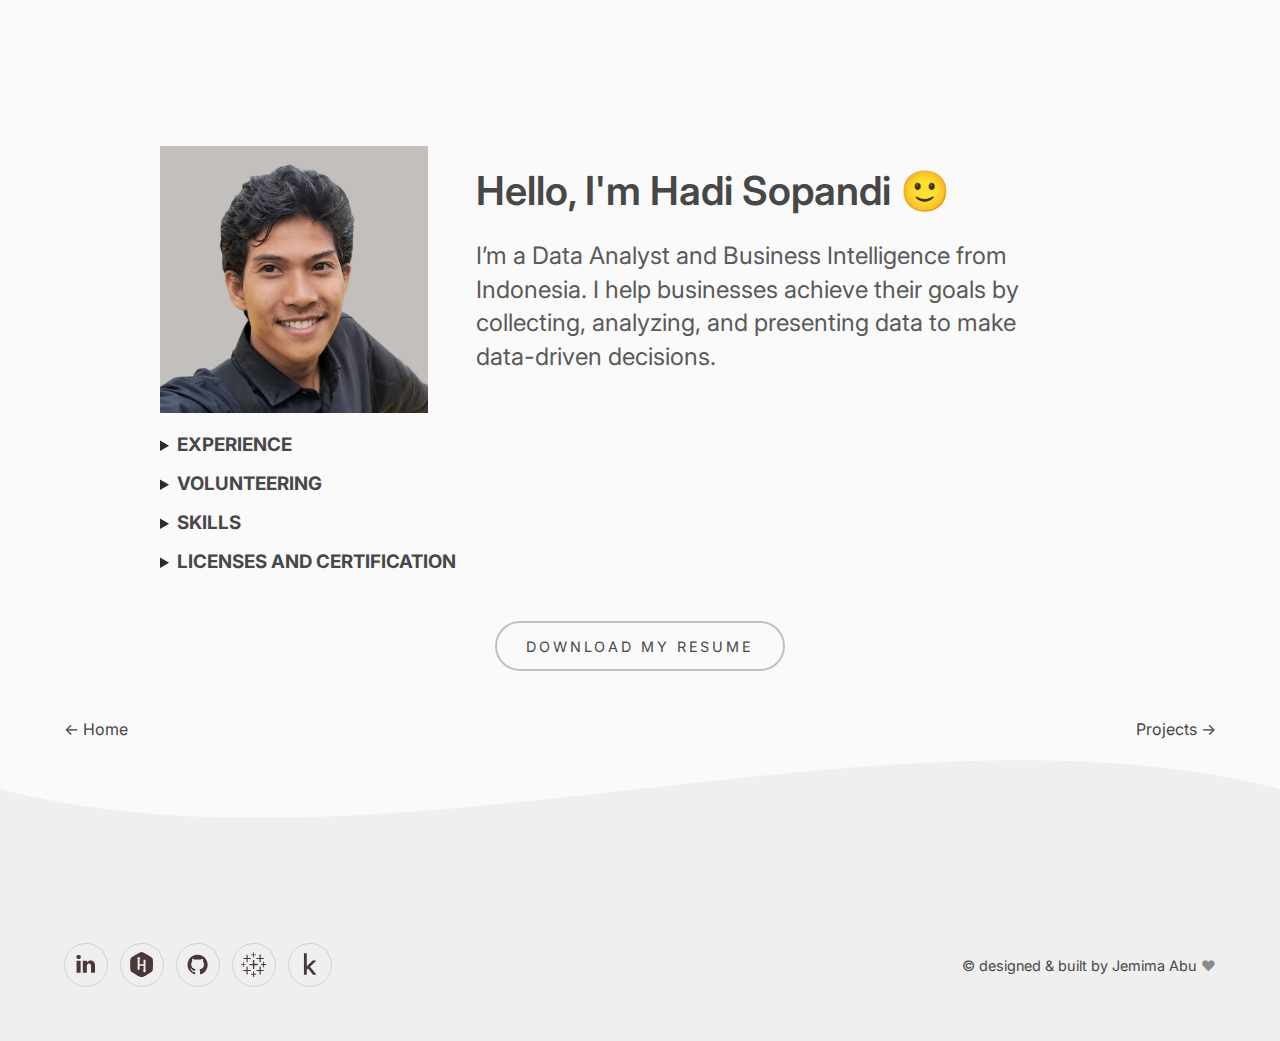
<file: about.html>
<!DOCTYPE html>
<html lang="en">
<head>
  <meta charset="UTF-8" />
  <meta name="viewport" content="width=device-width, initial-scale=1.0" />
  <meta name="theme-color" content="#1a324c">
  <meta name="msapplication-navbutton-color" content="#1a324c">
  <meta name="apple-mobile-web-app-status-bar-style" content="black-translucent">
  <meta name="description"
    content="Read about how I got started as a Data Analyst, my experience, and skills">
  <link rel="stylesheet" href="static/css/main.css" />
  <link rel="stylesheet" href="static/css/page.css" />
  <link rel="stylesheet" href="static/css/about.css" />
  <link rel="apple-touch-icon" sizes="180x180" href="static/images/favicon/apple-touch-icon.png" />
  <link rel="icon" type="image/png" sizes="32x32" href="static/images/favicon/favicon-32x32.png" />
  <link rel="icon" type="image/png" sizes="16x16" href="static/images/favicon/favicon-16x16.png" />
  <link rel="preconnect" href="https://fonts.gstatic.com/" />
  <link href="https://fonts.googleapis.com/css2?family=Inter:wght@300;400;500;600;700;800;900&amp;display=swap"
    rel="stylesheet" />

  <!-- Global site tag (gtag.js) - Google Analytics 
  <script async src="https://www.googletagmanager.com/gtag/js?id=G-Y3FM96129M"></script>
  <script>
    window.dataLayer = window.dataLayer || [];
    function gtag() { dataLayer.push(arguments); }
    gtag('js', new Date());

    gtag('config', 'G-Y3FM96129M');
  </script>
  -->
  <title>Hadi Sopandi: About Me</title>
</head>

<body>
  <nav class="visible">
    <div class="container">
      <a href="index.html" class="nav-logo" title="Back to Homepage">
        Hadi Sopandi
      </a>
      <div class="nav-links">
        <a href="#about" class="link">about</a>
        <a href="index.html#projects" class="link">projects</a>
        <a href="index.html#contact" class="link">contact</a>
        <div id="icons01" class="icons">
        <p class="demo-icon">
          <a class="n01" href="https://www.linkedin.com/in/hadi-sopandi-b30171132/" target="_blank" aria-label="LinkedIn">
            <svg>
              <use xlink:href="#icon-bf393d6ea48a4e69e1ed58a3563b94a5"></use></svg><span class="label">LinkedIn</span>
          </a>
        </p>
        <p>
          <a class="n02" href="https://www.hackerrank.com/pandi20?hr_r=1" aria-label="Email">
            <svg>
              <use xlink:href="#icon-c3c8e1063e3b7f84f6b54712741de139">
              </use>
            </svg>
            <span class="label">Email
            </span>
          </a>
        </p>
        <p>
          <a class="n04" href="https://www.github.com/pandi20" aria-label="GitHub">
            <svg>
              <use xlink:href="#icon-8c4b37645de3c276d895d87df51ba614">
              </use>
            </svg>
            <span class="label">GitHub</span>
          </a>
        </p>
        <p>
          <a class="n05" href="https://public.tableau.com/app/profile/hadi.sopandi" target="_blank" aria-label="Tableau">
            <svg>
              <use xlink:href="#icon-a24efa578ae085400c6e8ed9946124af">
              </use>
            </svg>
            <span class="label">Tableau
            </span>
          </a>
        </p>
        <p>
          <a class="n06" href="https://www.kaggle.com/hadisopandi" target="_blank" aria-label="Kaggle">
            <svg>
              <use xlink:href="#icon-bb67dacb5ee75a7fbbf541a602c65150">
              </use>
            </svg>
            <span class="label">Kaggle</span>
          </a>
        </p>
      </div>
      </div>
      <div class="nav-controls">
        <button id="menu-display" title="Show Menu" class="hamburger">

        </button>
        <button id="theme-display" class="control">
          <i class="demo-icon icon-cog" title="Theme Select"></i>
        </button>
      </div>
      <div class="theme-container">
        <button class="light theme-select" id="light-select" onclick="setTheme('light')" aria-label="Set light theme">
          <div class="theme-label">
            Light
          </div>
          <div class="theme">
            <div class="color background"></div>
            <div class="color shade-100"></div>
            <div class="color shade-300"></div>
            <div class="color shade-500"></div>
            <div class="color text"></div>
          </div>
        </button>
        <button class="dark theme-select" id="dark-select" onclick="setTheme('dark')"
          onkeydown="(e) => setThemeKey(e, 'dark')" aria-label="Set dark theme">
          <div class="theme-label">
            Dark
          </div>
          <div class="theme">
            <div class="color background"></div>
            <div class="color shade-100"></div>
            <div class="color shade-300"></div>
            <div class="color shade-500"></div>
            <div class="color text"></div>
          </div>
        </button>
        <button class="brown theme-select" id="brown-select" onclick="setTheme('brown')" aria-label="Set brown theme">
          <div class="theme-label">
            Brown
          </div>
          <div class="theme">
            <div class="color background"></div>
            <div class="color shade-100"></div>
            <div class="color shade-300"></div>
            <div class="color shade-500"></div>
            <div class="color text"></div>
          </div>
        </button>
        <button class="green theme-select" id="green-select" onclick="setTheme('green')" aria-label="Set green theme">
          <div class="theme-label">
            Green
          </div>
          <div class="theme">
            <div class="color background"></div>
            <div class="color shade-100"></div>
            <div class="color shade-300"></div>
            <div class="color shade-500"></div>
            <div class="color text"></div>
          </div>
        </button>
        <button class="pink theme-select" id="pink-select" onclick="setTheme('pink')" aria-label="Set pink theme">
          <div class="theme-label">
            Pink
          </div>
          <div class="theme">
            <div class="color background"></div>
            <div class="color shade-100"></div>
            <div class="color shade-300"></div>
            <div class="color shade-500"></div>
            <div class="color text"></div>
          </div>
        </button>
        <button class="neon theme-select" id="neon-select" onclick="setTheme('neon')" aria-label="Set pink theme">
          <div class="theme-label">
            Neon
          </div>
          <div class="theme">
            <div class="color background"></div>
            <div class="color shade-100"></div>
            <div class="color shade-300"></div>
            <div class="color shade-500"></div>
            <div class="color text"></div>
          </div>
        </button>
      </div>
    </div>
  </nav>
  <main>
    <svg xmlns="http://www.w3.org/2000/svg" version="1.1" xmlns:xlink="http://www.w3.org/1999/xlink" display="none" width="0" height="0">
      <symbol id="icon-bf393d6ea48a4e69e1ed58a3563b94a5" viewBox="0 0 40 40">
          <path d="M12.1,13.8v19.1H5.7V13.8C5.7,13.8,12.1,13.8,12.1,13.8z M12.5,7.9c0,0.9-0.3,1.7-1,2.4c-0.7,0.6-1.5,0.9-2.6,0.9h0 c-1.1,0-1.9-0.3-2.5-0.9c-0.6-0.6-1-1.4-1-2.4c0-1,0.3-1.7,1-2.4S7.9,4.6,9,4.6s1.9,0.3,2.6,0.9S12.5,6.9,12.5,7.9z M35,22v11h-6.4 V22.7c0-1.4-0.3-2.4-0.8-3.2c-0.5-0.8-1.3-1.1-2.4-1.1c-0.8,0-1.5,0.2-2,0.7c-0.5,0.4-1,1-1.2,1.7c-0.1,0.4-0.2,0.9-0.2,1.6v10.7 h-6.4c0-5.1,0-9.3,0-12.5s0-5.1,0-5.7l0-0.9H22v2.8h0c0.3-0.4,0.5-0.8,0.8-1.1c0.3-0.3,0.6-0.6,1.1-1c0.5-0.4,1-0.6,1.7-0.8 c0.7-0.2,1.4-0.3,2.2-0.3c2.2,0,4,0.7,5.3,2.2C34.4,17,35,19.1,35,22L35,22z">
          </path>
      </symbol>
      <symbol id="icon-c3c8e1063e3b7f84f6b54712741de139" viewBox="0 0 512 512">
        <path d="M477.5 128C463 103.05 285.13 0 256.16 0S49.25 102.79 34.84 128s-14.49 230.8 0 256 192.38 128 221.32 128S463 409.08 477.49 384s14.51-231 .01-256zM316.13 414.22c-4 0-40.91-35.77-38-38.69.87-.87 6.26-1.48 17.55-1.83 0-26.23.59-68.59.94-86.32 0-2-.44-3.43-.44-5.85h-79.93c0 7.1-.46 36.2 1.37 72.88.23 4.54-1.58 6-5.74 5.94-10.13 0-20.27-.11-30.41-.08-4.1 0-5.87-1.53-5.74-6.11.92-33.44 3-84-.15-212.67v-3.17c-9.67-.35-16.38-1-17.26-1.84-2.92-2.92 34.54-38.69 38.49-38.69s41.17 35.78 38.27 38.69c-.87.87-7.9 1.49-16.77 1.84v3.16c-2.42 25.75-2 79.59-2.63 105.39h80.26c0-4.55.39-34.74-1.2-83.64-.1-3.39.95-5.17 4.21-5.2 11.07-.08 22.15-.13 33.23-.06 3.46 0 4.57 1.72 4.5 5.38C333 354.64 336 341.29 336 373.69c8.87.35 16.82 1 17.69 1.84 2.88 2.91-33.62 38.69-37.58 38.69z"/>
      </symbol>
      <symbol id="icon-396f473e8a8386b5ca989ade22d6ada7" viewBox="0 0 40 40"><path d="M32.4,34.7c-0.3,0.3-0.7,0.5-1.1,0.5H9.1c-0.4,0-0.8-0.2-1.1-0.5c-0.3-0.3-0.5-0.7-0.5-1.1V6.4 C7.5,6,7.7,5.6,8,5.3C8.3,5,8.7,4.8,9.1,4.8h13.3l-0.1,9.3c0,0.4,0.2,0.8,0.5,1.1c0.3,0.3,0.7,0.5,1.1,0.5h9v17.9 C32.9,34,32.7,34.4,32.4,34.7z M14.4,23.5c0.3-0.5,0.8-0.8,1.4-0.8c0.3,0,0.5,0.1,0.7,0.2c0.2,0.1,0.4,0.3,0.6,0.5 c0.1,0.1,0.2,0.3,0.3,0.6l2.4-0.6c-0.3-1-0.8-1.7-1.4-2.1c-0.6-0.5-1.5-0.7-2.6-0.7c-1.4,0-2.5,0.4-3.2,1.2c-0.8,0.8-1.1,2-1.1,3.5 c0,1.1,0.2,2.1,0.7,2.8c0.4,0.7,1,1.2,1.5,1.5c0.6,0.3,1.4,0.4,2.3,0.4c0.8,0,1.4-0.1,1.9-0.4c0.5-0.2,0.9-0.6,1.3-1.1 c0.3-0.5,0.6-1,0.7-1.7l-2.4-0.7c-0.1,0.6-0.3,1-0.6,1.3c-0.3,0.3-0.7,0.5-1.2,0.5c-0.5,0-0.9-0.2-1.2-0.6C14.2,27,14,26.4,14,25.3 C14,24.5,14.2,23.9,14.4,23.5z M26.9,20.8L25,27.4l-2-6.6h-2.8l3.3,9.1h2.9l3.2-9.1H26.9z M24.5,5.5c0.2,0.2,0.4,0.3,0.6,0.5 l6.8,6.9c0.2,0.2,0.3,0.4,0.5,0.6l-7.9-0.1V5.5z">
      </path>
  </symbol>
  <symbol id="icon-8c4b37645de3c276d895d87df51ba614" viewBox="0 0 40 40">
      <path d="M36,20.3c0,3.5-1,6.6-3.1,9.4c-2,2.8-4.7,4.7-7.9,5.8c-0.4,0.1-0.6,0-0.8-0.1c-0.2-0.2-0.3-0.4-0.3-0.6v-4.4 c0-1.3-0.4-2.3-1.1-3c0.8-0.1,1.5-0.2,2.1-0.4c0.6-0.2,1.3-0.4,2-0.8c0.7-0.4,1.2-0.8,1.7-1.4c0.5-0.5,0.8-1.3,1.1-2.2 s0.4-2,0.4-3.1c0-1.7-0.5-3.1-1.6-4.3c0.5-1.3,0.5-2.7-0.2-4.2c-0.4-0.1-1,0-1.7,0.2c-0.7,0.3-1.4,0.6-1.9,0.9L24,12.5 c-1.3-0.4-2.6-0.5-4-0.5s-2.7,0.2-4,0.5c-0.2-0.2-0.5-0.3-0.9-0.6c-0.4-0.2-0.9-0.5-1.7-0.8c-0.8-0.3-1.4-0.4-1.8-0.3 c-0.6,1.6-0.7,3-0.1,4.2c-1.1,1.2-1.6,2.6-1.6,4.3c0,1.2,0.1,2.2,0.4,3.1s0.6,1.6,1.1,2.2s1,1,1.7,1.4c0.7,0.4,1.3,0.6,2,0.8 c0.6,0.2,1.3,0.3,2.1,0.4c-0.6,0.5-0.9,1.2-1,2.1c-0.3,0.1-0.6,0.2-0.9,0.3c-0.3,0.1-0.7,0.1-1.2,0.1c-0.5,0-0.9-0.1-1.4-0.4 c-0.5-0.3-0.8-0.7-1.2-1.3c-0.3-0.4-0.6-0.8-1-1.1c-0.4-0.3-0.8-0.4-1-0.5L9,26.5c-0.3,0-0.5,0-0.6,0.1c-0.1,0.1-0.1,0.1-0.1,0.2 c0,0.1,0.1,0.2,0.2,0.3c0.1,0.1,0.2,0.2,0.3,0.2l0.1,0.1c0.3,0.1,0.6,0.4,0.9,0.8s0.5,0.7,0.7,1.1l0.2,0.5c0.2,0.5,0.5,1,0.9,1.3 c0.4,0.3,0.9,0.5,1.4,0.6c0.5,0.1,1,0.1,1.4,0.1c0.5,0,0.9,0,1.2-0.1l0.5-0.1c0,0.5,0,1.1,0,1.9c0,0.7,0,1.1,0,1.1 c0,0.2-0.1,0.5-0.3,0.6c-0.2,0.2-0.5,0.2-0.8,0.1c-3.2-1.1-5.8-3-7.9-5.8S4,23.8,4,20.3c0-2.9,0.7-5.6,2.1-8S9.5,7.8,12,6.4 s5.1-2.1,8-2.1s5.6,0.7,8,2.1s4.4,3.4,5.8,5.8S36,17.4,36,20.3L36,20.3z">
      </path>
  </symbol>
  <symbol id="icon-a24efa578ae085400c6e8ed9946124af" viewBox="0 0 40 40">
      <path d="M40,20.6c-0.8,0-1.6,0-2.3,0c-0.3,0-0.7,0-1,0c0,1.3,0,2.5,0,3.7c-0.6,0-1.1,0-1.6,0c0-1.2,0-2.4,0-3.7c-1.1,0-2.2,0-3.3,0 c0-0.5,0-1,0-1.5c1.1,0,2.2,0,3.3,0c0-1.3,0-2.5,0-3.7c0.6,0,1.1,0,1.6,0c0,1.2,0,2.4,0,3.7c1.2,0,2.3,0,3.4,0 C40,19.6,40,20.1,40,20.6z M19.2,39.7c0-1.2,0-2.5,0-3.7c-1.1,0-2.2,0-3.3,0c0-0.5,0-1,0-1.5c1.1,0,2.2,0,3.3,0c0-1.3,0-2.5,0-3.7 c0.5,0,1.1,0,1.6,0c0,1.2,0,2.4,0,3.7c1.1,0,2.2,0,3.3,0c0,0.5,0,1,0,1.5c-1.1,0-2.2,0-3.3,0c0,0.4,0,0.7,0,1.1c0,0.9,0,1.8,0,2.7 C20.3,39.7,19.7,39.7,19.2,39.7z M0,19.3c1.1,0,2.2,0,3.3,0c0-1.2,0-2.4,0-3.6c0.4,0,0.8,0,1.2,0c0,0.3,0,0.6,0,0.8 c0,0.8,0,1.6,0,2.4c0,0.3,0.1,0.4,0.4,0.4c1,0,1.9,0,2.9,0c0,0.4,0,0.7,0,1.1c-1.1,0-2.1,0-3.3,0c0,1.2,0,2.4,0,3.6 c-0.4,0-0.8,0-1.2,0c0-1.2,0-2.4,0-3.5c-1.1,0-2.2,0-3.3,0C0,20.1,0,19.7,0,19.3z M20.6,0.3c0,1.2,0,2.4,0,3.6c1.1,0,2.2,0,3.3,0 c0,0.4,0,0.7,0,1.1c-1.1,0-2.2,0-3.3,0c0,1.2,0,2.4,0,3.6c-0.4,0-0.8,0-1.2,0c0-1.2,0-2.4,0-3.6c-1.1,0-2.2,0-3.3,0 c0-0.4,0-0.7,0-1.1c1.1,0,2.2,0,3.3,0c0-1.2,0-2.5,0-3.7C19.8,0.3,20.2,0.3,20.6,0.3z M26.6,21c-1.8,0-3.6,0-5.4,0c0,2,0,4,0,5.9 c-0.7,0-1.5,0-2.2,0c0-2,0-3.9,0-5.9c-1.8,0-3.6,0-5.5,0c0-0.7,0-1.4,0-2.1c1.8,0,3.6,0,5.4,0c0-2,0-4,0-6c0.8,0,1.5,0,2.2,0 c0,2,0,3.9,0,5.9c1.8,0,3.6,0,5.5,0C26.6,19.6,26.6,20.2,26.6,21z M10.6,28.6c1.7,0,3.3,0,4.9,0c0,0.5,0,1.1,0,1.6 c-1.6,0-3.2,0-4.9,0c0,1.8,0,3.6,0,5.4c-0.7,0-1.3,0-1.9,0c0-1.8,0-3.5,0-5.3c-1.7,0-3.3,0-4.9,0c0-0.6,0-1.1,0-1.6 c1.6,0,3.2,0,4.9,0c0-1.8,0-3.6,0-5.3c0.6,0,1.2,0,1.9,0C10.6,25,10.6,26.8,10.6,28.6z M31.3,28.6c1.7,0,3.3,0,4.9,0 c0,0.5,0,1.1,0,1.6c-1.6,0-3.2,0-4.9,0c0,1.8,0,3.6,0,5.4c-0.6,0-1.2,0-1.9,0c0-1.8,0-3.5,0-5.3c-1.7,0-3.3,0-4.9,0 c0-0.6,0-1.1,0-1.6c1.6,0,3.2,0,4.9,0c0-1.8,0-3.6,0-5.3c0.6,0,1.2,0,1.9,0C31.3,25,31.3,26.8,31.3,28.6z M31.3,9.4 c1.7,0,3.3,0,4.9,0c0,0.6,0,1.1,0,1.6c-1.6,0-3.2,0-4.9,0c0,1.8,0,3.6,0,5.3c-0.6,0-1.2,0-1.9,0c0-1.8,0-3.5,0-5.3 c-1.7,0-3.3,0-4.9,0c0-0.6,0-1.1,0-1.6c1.6,0,3.2,0,4.9,0c0-1.8,0-3.6,0-5.3c0.7,0,1.3,0,1.9,0C31.3,5.9,31.3,7.6,31.3,9.4z M8.8,16.4c0-1.8,0-3.5,0-5.3c-1.7,0-3.3,0-5,0c0-0.6,0-1.1,0-1.6c1.6,0,3.3,0,4.9,0c0-1.8,0-3.6,0-5.3c0.6,0,1.2,0,1.8,0 c0,1.8,0,3.5,0,5.3c1.7,0,3.3,0,5,0c0,0.6,0,1.1,0,1.6c-1.6,0-3.3,0-5,0c0,1.8,0,3.6,0,5.4C10,16.4,9.4,16.4,8.8,16.4z">
      </path>
  </symbol>
  <symbol id="icon-bb67dacb5ee75a7fbbf541a602c65150" viewBox="0 0 40 40">
      <path d="M30.6,35.9c0,0.1-0.2,0.2-0.4,0.2h-4.5c-0.3,0-0.5-0.1-0.7-0.4l-7.4-9.4l-2.1,2v7.3c0,0.3-0.2,0.5-0.5,0.5h-3.5 c-0.3,0-0.5-0.2-0.5-0.5V2.3c0-0.3,0.2-0.5,0.5-0.5H15c0.3,0,0.5,0.2,0.5,0.5v20.5l8.9-9c0.2-0.2,0.5-0.4,0.7-0.4h4.6 c0.2,0,0.3,0.1,0.4,0.3c0.1,0.2,0.1,0.4-0.1,0.5l-9.4,9.1l9.8,12.2C30.6,35.6,30.7,35.7,30.6,35.9">
      </path>
  </symbol>
    </svg>
    <section id="about" class="container">
      <div class="intro-container">
        <div class="intro-image">
          <img src="static/images/about/portrait.png" alt="Hadi Sopandi">
        </div>
        <div class="intro">
          <h1 class="section-title">Hello, I'm Hadi Sopandi &#128578;</h1>
          <p class="bold-text"> I’m a Data Analyst and Business Intelligence from Indonesia.
            I help businesses achieve their goals by collecting, analyzing, and presenting data to make data-driven decisions.</p>
        </div>
      </div>
    </section>
    <section id="experience" class="container inner-container">
      <details>
        <summary>
          <h2 class="subsection-title">
            Experience
          </h2>
        </summary>
        <div class="main-text">
          <div class="text">
            <h3 class="text-header"><b>Research Assistant</b> — Siliwangi University<a href="" target="_blank"
                rel="noopener"></a> </h3>
            <p class="text-subtitle">APRIL 2023 - PRESENT | Tasikmalaya, Indonesia</p>
            <ul>
              <li>Assisting the principal researcher in data collection, literature analysis, and data analysis about "Kajian Etnopedagogi, Relevansi Budaya Kampung Kuta terhadap Pembelajaran Matematika di Sekolah".</li>
            </ul>
          </div>
        </div>
      </details>
    </section>
    <section id="volunteering" class="container inner-container">
      <details>
        <summary>
          <h2 class="subsection-title">
            Volunteering
          </h2>
        </summary>
        <div class="main-text">
          <div class="text">
            <h3 class="text-header"><b>Member of the Socialization and Education Division</b> — <a
                href="https://instagram.com/aksinyatakertayasa?igshid=NTc4MTIwNjQ2YQ==" target="_blank"
                rel="noopener">KKN Kolaborasi LPPM x Pojok Rakyat</a>
            </h3>
            <p class="text-subtitle">JAN 2023 | Pangandaran, Indonesia</p>
            <ul>
              <li>Assisted in the preparation and execution of fundraising events.</li>
              <li>Coordinated scheduling and administrative duties for staff.</li>
              <li>Recruited, trained, and managed a team of volunteers.</li>  
              <li>Organized and implemented community outreach initiatives.</li> 
              <li>Participated in and coordinated activities for children in local schools.</li>  
            </ul>
          </div>
        </div>
      </details>
    </section>
    <section id="skills" class="container inner-container">
      <details>
        <summary>
          <h2 class="subsection-title">
            Skills
          </h2>
        </summary>
        <div class="main-text list">
          <div class="text">
            <h3 class="text-header">Languages</h3>
            <ul class="tags">
              <li>Indonesia</li>
              <li><a href="https://www.efset.org/cert/rnHScZ/">English</a></li>
            </ul>
          </div>
          <div class="text">
            <h3 class="text-header">Technical</h3>
            <ul class="tags">
              <li>Python</li>
              <li>SQL</li>
              <li>Ms Excel</li>
              <li>Tableau</li>
              <li>SPSS</li>
              <li>Data Preparation</li>
              <li>Data Analytics</li>
              <li>Data visualization</li>
              <li>Statistical Analysis</li>
            </ul>
          </div>
          <div class="text">
            <h3 class="text-header">Soft</h3>
            <ul class="tags">
              <li>Teamwork</li>
              <li>Leadership</li>
              <li>Problem Solving</li>
              <li>Communication</li>
              <li>Critical thinking</li>
              <li>Attention to detail</li>
              <li>Analytical Thinking</li>
              <li>Adaptability</li>
              <li>Business Acumen</li>
              <li>Data Ethics</li>
            </ul>
          </div>
        </div>
      </details>
    </section>
    <section id="Licenses and Certifications" class="container inner-container">
      <details>
        <summary>
          <h2 class="subsection-title">
            Licenses and Certification
          </h2>
        </summary>
        <div class="main-text">
          <div class="text">
            <h3 class="text-header"><b>EF SET C1(ADVANCE) CERTIFICATE</b> — <a href="https://www.efset.org/cert/rnHScZ/" target="_blank"
                rel="noopener">EF SET</a>
            </h3>
            <p class="text-subtitle">May 2023</p>
            <ul>
              <li>Can understand extended speech even when it is not clearly structured and when relationships are only implied and not signaled explicitly</li>
              <li>Can understand television programmes and films without too much effort</li>
              <li>Can read with ease virtually all forms of written language, including abstract, structurally or linguistically complex texts such as manuals, specialized articles and literary works</li>
            </ul>
          </div>
        </div>
        <div class="main-text">
          <div class="text">
            <h3 class="text-header"><b>DATA ANALYTICS ESSENTIALS </b> — <a href="https://www.credly.com/badges/9936cb9f-016c-466d-b793-0519b0d5874e/public_url" target="_blank"
                rel="noopener">Cisco Networking Academy</a></h3>
            <p class="text-subtitle">May 2023</p>
            <ul>
              <li>Completed Data Analytics Essentials course from Cisco Networking Academy</li>
              <li>Proficient in data preprocessing, exploratory data analysis, and data visualization</li>
              <li>Skilled in using Python and SQL for data manipulation and analysis</li>
              <li>Applied statistical methods to uncover insights and create impactful data visualizations</li>
            </ul>
          </div>
        </div>
        <div class="main-text">
          <div class="text">
            <h3 class="text-header"><b>INTERMEDIATE SQL</b> — <a href="https://www.hackerrank.com/certificates/0459621accf9" target="_blank"
                rel="noopener">Hackerrank</a>
            </h3>
            <p class="text-subtitle">April 2023</p>
            <ul>
              <li>Proficient in intermediate SQL through completion of Hackerrank's rigorous challenges</li>
              <li>Demonstrated expertise in advanced querying techniques, data manipulation, and efficient SQL code writing</li>
              <li>Strong understanding of database concepts, schema design, and data integrity</li>
              <li>Skilled in using SQL for data analysis, reporting, and driving data-informed decision-making</li>
            </ul>
          </div>
        </div>
      </details>
    </section>
    <div class="section-link container inner-container">
      <a href="https://drive.google.com/file/d/1VhyjvrbaaVni2hDhUUtJ4jWA-iGbrWsK/view?usp=sharing"
        class="link-btn">Download My Resume</a>
    </div>
  </main>
  <div class="page-nav container">
    <a href="index.html">&#8592; Home</a>
    <a href="index.html#projects">Projects &#8594;</a>
  </div>
  <div class="wave-border top">
    <svg viewBox="0 0 500 150" preserveAspectRatio="none" style="height: 100%; width: 100%;">
      <path d="M0.00,49.98 C149.99,150.00 349.20,-49.98 500.00,49.98 L500.00,150.00 L0.00,150.00 Z"
        style="stroke: none; fill: var(--shade-100)"></path>
      <path class="neon-path" d="M0.00,49.98 C149.99,150.00 349.20,-49.98 500.00,49.98"
        style="stroke: var(--neon-color);fill: none;"></path>
    </svg>
  </div>
  <footer class="index-footer">
    <div class="container">
      <div id="icons01" class="icons">
        <p>
          <a class="n01" href="https://www.linkedin.com/in/hadi-sopandi-b30171132/" target="_blank" aria-label="LinkedIn">
            <svg>
              <use xlink:href="#icon-bf393d6ea48a4e69e1ed58a3563b94a5"></use></svg><span class="label">LinkedIn</span>
          </a>
        </p>
        <p>
          <a class="n02" href="https://www.hackerrank.com/pandi20?hr_r=1" aria-label="Email">
            <svg>
              <use xlink:href="#icon-c3c8e1063e3b7f84f6b54712741de139">
              </use>
            </svg>
            <span class="label">Email
            </span>
          </a>
        </p>
        <p>
          <a class="n04" href="https://www.github.com/pandi20" aria-label="GitHub">
            <svg>
              <use xlink:href="#icon-8c4b37645de3c276d895d87df51ba614">
              </use>
            </svg>
            <span class="label">GitHub</span>
          </a>
        </p>
        <p>
          <a class="n05" href="https://public.tableau.com/app/profile/hadi.sopandi" target="_blank" aria-label="Tableau">
            <svg>
              <use xlink:href="#icon-a24efa578ae085400c6e8ed9946124af">
              </use>
            </svg>
            <span class="label">Tableau
            </span>
          </a>
        </p>
        <p>
          <a class="n06" href="https://www.kaggle.com/hadisopandi" target="_blank" aria-label="Kaggle">
            <svg>
              <use xlink:href="#icon-bb67dacb5ee75a7fbbf541a602c65150">
              </use>
            </svg>
            <span class="label">Kaggle</span>
          </a>
        </p>
      </div>
      <div class="copyright">
        &copy; designed & built by <a href="https://www.github.com/jemimaabu">Jemima Abu</a> <span
          class="heart">&hearts;</span>
      </div>
    </div>
  </footer>
</body>
<script src="static/js/index.js"></script>
<script src="static/js/about.js"></script>
</html>
</file>
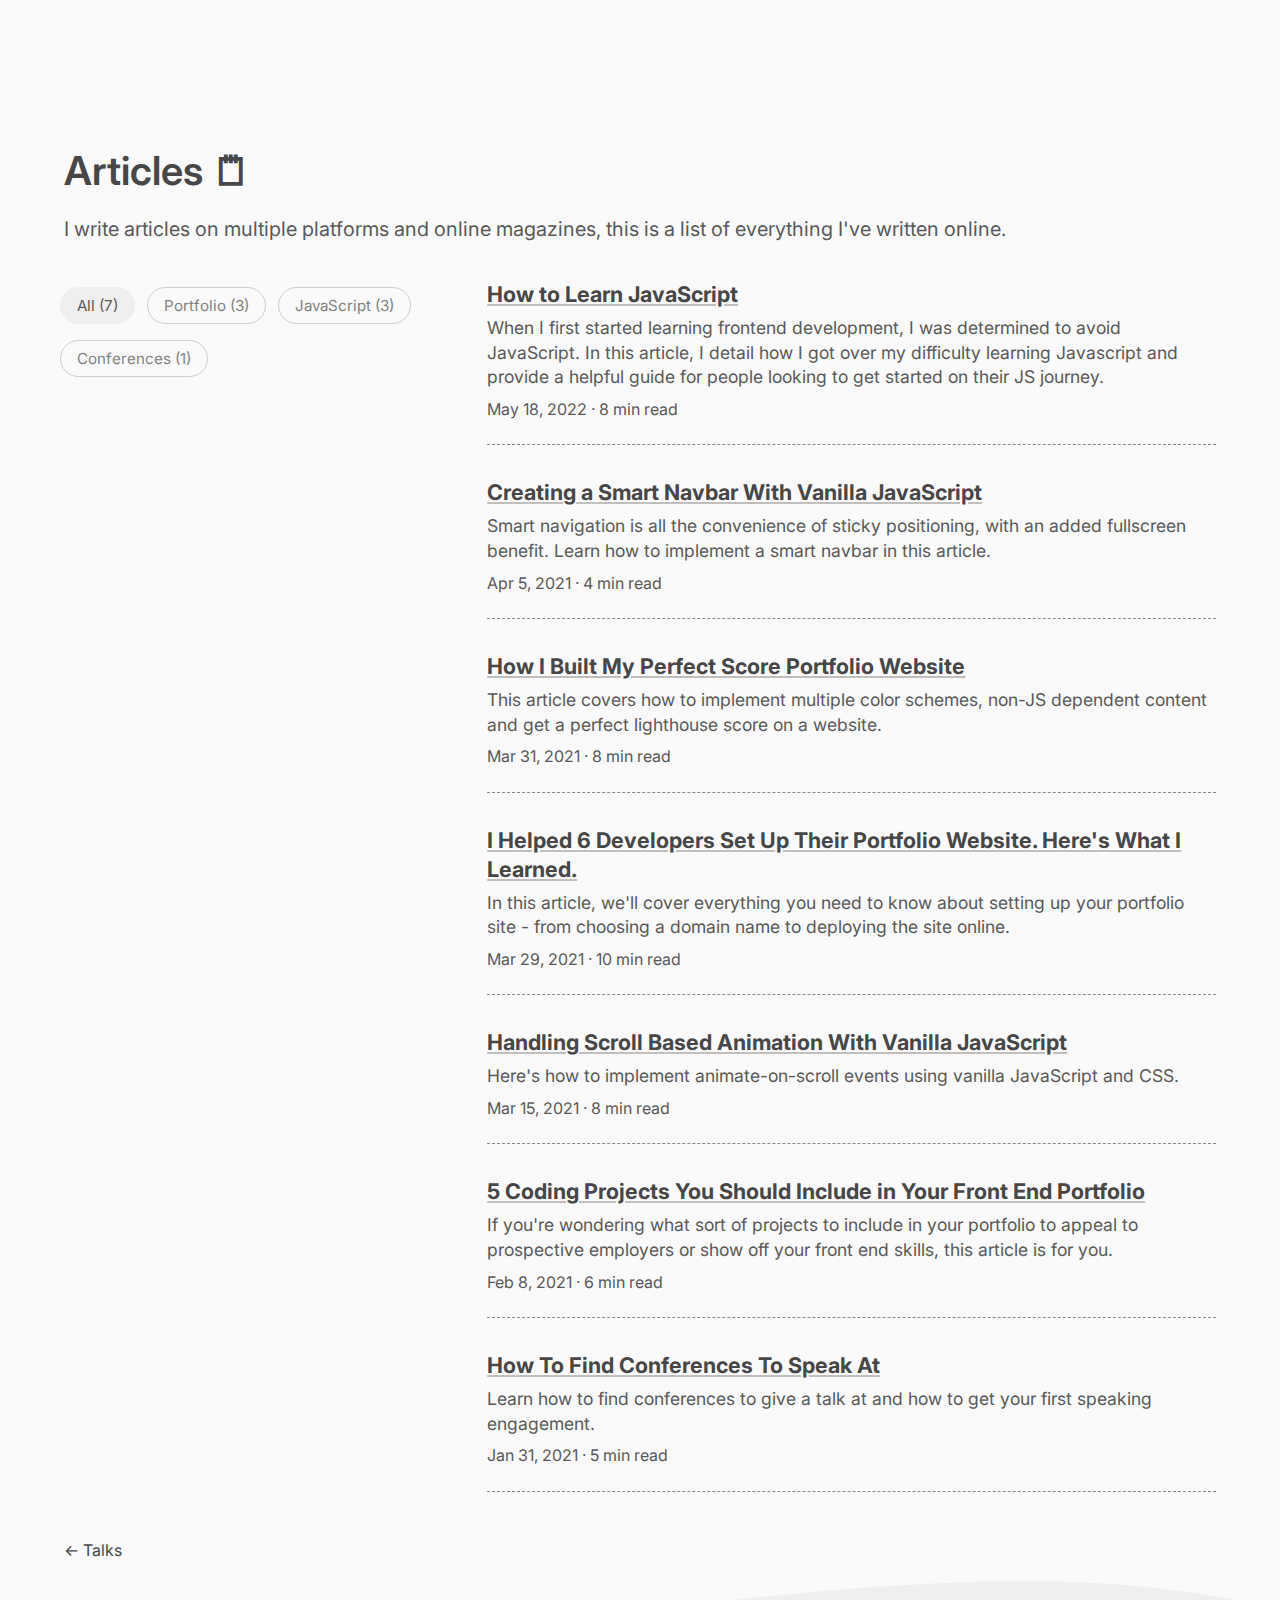
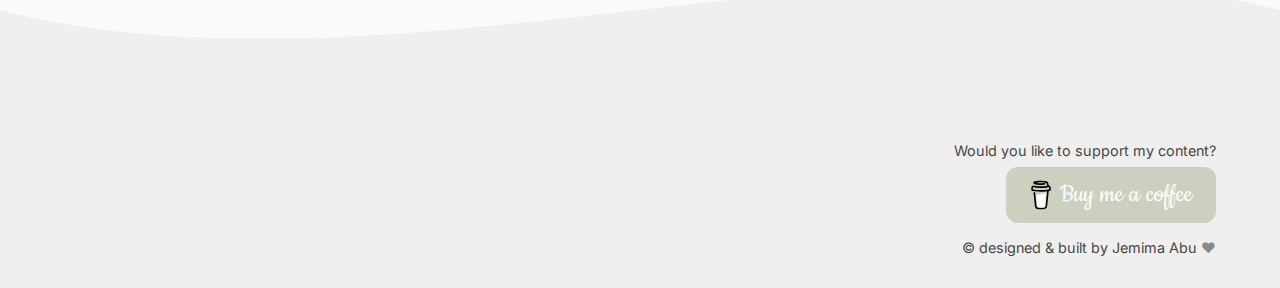
<file: articles.html>
<!DOCTYPE html>
<html lang="en">
<meta http-equiv="content-type" content="text/html;charset=UTF-8" /><!-- /Added by HTTrack -->
<head>
  <meta charset="UTF-8" />
  <meta name="viewport" content="width=device-width, initial-scale=1.0" />
  <meta name="theme-color" content="#1a324c">
  <meta name="msapplication-navbutton-color" content="#1a324c">
  <meta name="apple-mobile-web-app-status-bar-style" content="black-translucent">
  <meta name="description" content="I write the type of articles I would want to read when trying to understand a new concept or develop a
    skill.">
  <link rel="stylesheet" href="static/css/main.css" />
  <link rel="stylesheet" href="static/css/page.css" />
  <link rel="stylesheet" href="static/css/articles.css" />
  <link rel="apple-touch-icon" sizes="180x180" href="static/images/favicon/apple-touch-icon.png" />
  <link rel="icon" type="image/png" sizes="32x32" href="static/images/favicon/favicon-32x32.png" />
  <link rel="icon" type="image/png" sizes="16x16" href="static/images/favicon/favicon-16x16.png" />
  <link rel="preconnect" href="https://fonts.gstatic.com/" />
  <link href="https://fonts.googleapis.com/css2?family=Inter:wght@300;400;500;600;700;800;900&amp;display=swap"
    rel="stylesheet" />

  <!-- Global site tag (gtag.js) - Google Analytics -->
  <script async src="https://www.googletagmanager.com/gtag/js?id=G-Y3FM96129M"></script>
  <script>
    window.dataLayer = window.dataLayer || [];
    function gtag() { dataLayer.push(arguments); }
    gtag('js', new Date());

    gtag('config', 'G-Y3FM96129M');
  </script>

  <title>Jemima Abu: Articles</title>
</head>

<body>
  <nav class="visible">
    <div class="container">
      <a href="index.html" class="nav-logo" title="Back to Homepage">
        Jemima Abu
      </a>
      <div class="nav-links">
        <a href="about.html" class="link">about</a>
        <a href="projects.html" class="link">projects</a>
        <a href="talks.html" class="link">talks</a>
        <a href="articles.html" class="link active">articles</a>
        <div class="social-media">
          <a href="https://www.github.com/jemimaabu" title="Github">
            <i class="demo-icon icon-github-circled"></i>
          </a>
          <a href="https://www.twitter.com/jemimaabu" title="Twitter">
            <i class="demo-icon icon-twitter"></i>
          </a>
          <a href="https://jemimaabu.medium.com/" title="Medium">
            <i class="demo-icon icon-medium"></i>
          </a>
          <a href="https://codepen.io/jemimaabu" title="Codepen">
            <i class="demo-icon icon-codeopen"></i>
          </a>
          <a href="https://www.linkedin.com/in/jemimaabu" title="LinkedIn">
            <i class="demo-icon icon-linkedin"></i>
          </a>
        </div>
      </div>
      <div class="nav-controls">
        <button id="menu-display" title="Show Menu" class="hamburger">

        </button>
        <button id="theme-display" class="control">
          <i class="demo-icon icon-cog" title="Theme Select"></i>
        </button>
      </div>
      <div class="theme-container">
        <button class="light theme-select" id="light-select" onclick="setTheme('light')" aria-label="Set light theme">
          <div class="theme-label">
            Light
          </div>
          <div class="theme">
            <div class="color background"></div>
            <div class="color shade-100"></div>
            <div class="color shade-300"></div>
            <div class="color shade-500"></div>
            <div class="color text"></div>
          </div>
        </button>
        <button class="dark theme-select" id="dark-select" onclick="setTheme('dark')"
          onkeydown="(e) => setThemeKey(e, 'dark')" aria-label="Set dark theme">
          <div class="theme-label">
            Dark
          </div>
          <div class="theme">
            <div class="color background"></div>
            <div class="color shade-100"></div>
            <div class="color shade-300"></div>
            <div class="color shade-500"></div>
            <div class="color text"></div>
          </div>
        </button>
        <button class="brown theme-select" id="brown-select" onclick="setTheme('brown')" aria-label="Set brown theme">
          <div class="theme-label">
            Brown
          </div>
          <div class="theme">
            <div class="color background"></div>
            <div class="color shade-100"></div>
            <div class="color shade-300"></div>
            <div class="color shade-500"></div>
            <div class="color text"></div>
          </div>
        </button>
        <button class="green theme-select" id="green-select" onclick="setTheme('green')" aria-label="Set green theme">
          <div class="theme-label">
            Green
          </div>
          <div class="theme">
            <div class="color background"></div>
            <div class="color shade-100"></div>
            <div class="color shade-300"></div>
            <div class="color shade-500"></div>
            <div class="color text"></div>
          </div>
        </button>
        <button class="pink theme-select" id="pink-select" onclick="setTheme('pink')" aria-label="Set pink theme">
          <div class="theme-label">
            Pink
          </div>
          <div class="theme">
            <div class="color background"></div>
            <div class="color shade-100"></div>
            <div class="color shade-300"></div>
            <div class="color shade-500"></div>
            <div class="color text"></div>
          </div>
        </button>
        <button class="neon theme-select" id="neon-select" onclick="setTheme('neon')" aria-label="Set pink theme">
          <div class="theme-label">
            Neon
          </div>
          <div class="theme">
            <div class="color background"></div>
            <div class="color shade-100"></div>
            <div class="color shade-300"></div>
            <div class="color shade-500"></div>
            <div class="color text"></div>
          </div>
        </button>
      </div>
    </div>
  </nav>
  <main>
    <section class="container">
      <h1 class="section-title">Articles <span class="title-icon">&#128466;</span></h1>
      <p class="section-subtitle">
        I write articles on multiple platforms and online magazines, this is a list of everything I've written online.
      </p>
    </section>
    <section id="articles" class="container">
      <input type="radio" id="all" name="tag" value="all" checked>
      </input>
      <input type="radio" id="portfolio" name="tag" value="portfolio">
      </input>
      <input type="radio" id="javascript" name="tag" value="javascript">
      </input>
      <input type="radio" id="conferences" name="tag" value="conferences">
      </input>
      <aside class="post-tags">
        <div class="post-tag">
          <label for="all" data-post="all">
            All (7)
          </label>
        </div>
        <div class="post-tag">
          <label for="portfolio" data-post="portfolio">
            Portfolio (3)
          </label>
        </div>
        <div class="post-tag">
          <label for="javascript" data-post="javascript">
            JavaScript (3)
          </label>
        </div>
        <div class="post-tag">
          <label for="conferences" data-post="conferences">
            Conferences (1)
          </label>
        </div>
      </aside>
      <div class="main-content">
        <div class="article" data-post="javascript">
          <h2 class="article-title">
            <a href="https://dev.to/jemimaabu/how-to-learn-javascript-4g9a" target="_blank"
              rel="noopener">
              How to Learn JavaScript
            </a>
          </h2>
          <div class="article-description">
            <p>
              When I first started learning frontend development, I was determined to avoid JavaScript. In this article, I detail how I got over my difficulty learning Javascript and provide a helpful guide for people looking to get started on their JS journey.
            </p>
            <p class="details">May 18, 2022 · 8 min read</p>
          </div>
        </div>
        <div class="article" data-post="javascript">
          <h2 class="article-title">
            <a href="https://css-tricks.com/creating-a-smart-navbar-with-vanilla-javascript/" target="_blank"
              rel="noopener">
              Creating a Smart Navbar With Vanilla JavaScript
            </a>
          </h2>
          <div class="article-description">
            <p>
              Smart navigation is all the convenience of sticky positioning, with an added fullscreen benefit. Learn how
              to implement a smart navbar in this article.
            </p>
            <p class="details">Apr 5, 2021 · 4 min read</p>
          </div>
        </div>
        <div class="article" data-post="portfolio">
          <h2 class="article-title">
            <a href="https://blog.jemimaabu.com/how-i-built-my-perfect-score-portfolio-website" target="_blank"
              rel="noopener">
              How I Built My Perfect Score Portfolio Website
            </a>
          </h2>
          <div class="article-description">
            <p>
              This article covers how to implement multiple color schemes, non-JS dependent content and get a perfect
              lighthouse score on a website.
            </p>
            <p class="details">Mar 31, 2021 · 8 min read</p>
          </div>
        </div>
        <div class="article" data-post="portfolio">
          <h2 class="article-title">
            <a href="https://www.freecodecamp.org/news/beginners-guide-to-creating-a-portfolio-website/" target="_blank"
              rel="noopener">
              I Helped 6 Developers Set Up Their Portfolio Website. Here's What I Learned.
            </a>
          </h2>
          <div class="article-description">
            <p>
              In this article, we'll cover everything you need to know about setting up your portfolio site - from
              choosing a domain name to deploying the site online.
            </p>
            <p class="details">Mar 29, 2021 · 10 min read</p>
          </div>
        </div>
        <div class="article" data-post="javascript">
          <h2 class="article-title">
            <a href="https://webdesign.tutsplus.com/tutorials/animate-on-scroll-with-javascript--cms-36671"
              target="_blank" rel="noopener">
              Handling Scroll Based Animation With Vanilla JavaScript
            </a>
          </h2>
          <div class="article-description">
            <p>
              Here's how to implement animate-on-scroll events using vanilla JavaScript and CSS.
            </p>
            <p class="details">Mar 15, 2021 · 8 min read</p>
          </div>
        </div>
        <div class="article" data-post="portfolio">
          <h2 class="article-title">
            <a href="https://www.freecodecamp.org/news/coding-projects-to-include-in-your-frontend-portfolio/"
              target="_blank" rel="noopener">
              5 Coding Projects You Should Include in Your Front End Portfolio
            </a>
          </h2>
          <div class="article-description">
            <p>
              If you're wondering what sort of projects to include in your portfolio to appeal to prospective employers
              or show off your front end skills, this article is for you.
            </p>
            <p class="details">Feb 8, 2021 · 6 min read</p>
          </div>
        </div>
        <div class="article" data-post="conferences">
          <h2 class="article-title">
            <a href="https://blog.jemimaabu.com/how-to-find-conferences-to-speak-at" target="_blank" rel="noopener">
              How To Find Conferences To Speak At
            </a>
          </h2>
          <div class="article-description">
            <p>
              Learn how to find conferences to give a talk at and how to get your first speaking
              engagement.
            </p>
            <p class="details">Jan 31, 2021 · 5 min read</p>
          </div>
        </div>
      </div>
    </section>
  </main>
  <div class="page-nav container">
    <a href="talks.html">&#8592; Talks</a>
  </div>
  <div class="wave-border top">
    <svg viewBox="0 0 500 150" preserveAspectRatio="none" style="height: 100%; width: 100%;">
      <path d="M0.00,49.98 C149.99,150.00 349.20,-49.98 500.00,49.98 L500.00,150.00 L0.00,150.00 Z"
        style="stroke: none; fill: var(--shade-100)"></path>
      <path class="neon-path" d="M0.00,49.98 C149.99,150.00 349.20,-49.98 500.00,49.98"
        style="stroke: var(--neon-color);fill: none;"></path>
    </svg>
  </div>
  <footer>
    <div class="support container">
      <p>Would you like to support my content?</p>
      <link href="https://fonts.googleapis.com/css?family=Cookie&amp;display=swap" rel="stylesheet">
      <div class="bmc-btn-container"><a class="bmc-btn" target="_blank" rel="noopener"
          href="http://buymeacoffee.com/jemimaabu"><svg viewBox="0 0 884 1279" fill="none"
            xmlns="http://www.w3.org/2000/svg">
            <path d="M791.109 297.518L790.231 297.002L788.201 296.383C789.018 297.072 790.04 297.472 791.109 297.518Z"
              fill="#0D0C22"></path>
            <path d="M803.896 388.891L802.916 389.166L803.896 388.891Z" fill="#0D0C22"></path>
            <path
              d="M791.484 297.377C791.359 297.361 791.237 297.332 791.118 297.29C791.111 297.371 791.111 297.453 791.118 297.534C791.252 297.516 791.379 297.462 791.484 297.377Z"
              fill="#0D0C22"></path>
            <path d="M791.113 297.529H791.244V297.447L791.113 297.529Z" fill="#0D0C22"></path>
            <path
              d="M803.111 388.726L804.591 387.883L805.142 387.573L805.641 387.04C804.702 387.444 803.846 388.016 803.111 388.726Z"
              fill="#0D0C22"></path>
            <path d="M793.669 299.515L792.223 298.138L791.243 297.605C791.77 298.535 792.641 299.221 793.669 299.515Z"
              fill="#0D0C22"></path>
            <path
              d="M430.019 1186.18C428.864 1186.68 427.852 1187.46 427.076 1188.45L427.988 1187.87C428.608 1187.3 429.485 1186.63 430.019 1186.18Z"
              fill="#0D0C22"></path>
            <path
              d="M641.187 1144.63C641.187 1143.33 640.551 1143.57 640.705 1148.21C640.705 1147.84 640.86 1147.46 640.929 1147.1C641.015 1146.27 641.084 1145.46 641.187 1144.63Z"
              fill="#0D0C22"></path>
            <path
              d="M619.284 1186.18C618.129 1186.68 617.118 1187.46 616.342 1188.45L617.254 1187.87C617.873 1187.3 618.751 1186.63 619.284 1186.18Z"
              fill="#0D0C22"></path>
            <path
              d="M281.304 1196.06C280.427 1195.3 279.354 1194.8 278.207 1194.61C279.136 1195.06 280.065 1195.51 280.684 1195.85L281.304 1196.06Z"
              fill="#0D0C22"></path>
            <path
              d="M247.841 1164.01C247.704 1162.66 247.288 1161.35 246.619 1160.16C247.093 1161.39 247.489 1162.66 247.806 1163.94L247.841 1164.01Z"
              fill="#0D0C22"></path>
            <path class="logo-coffee"
              d="M472.623 590.836C426.682 610.503 374.546 632.802 306.976 632.802C278.71 632.746 250.58 628.868 223.353 621.274L270.086 1101.08C271.74 1121.13 280.876 1139.83 295.679 1153.46C310.482 1167.09 329.87 1174.65 349.992 1174.65C349.992 1174.65 416.254 1178.09 438.365 1178.09C462.161 1178.09 533.516 1174.65 533.516 1174.65C553.636 1174.65 573.019 1167.08 587.819 1153.45C602.619 1139.82 611.752 1121.13 613.406 1101.08L663.459 570.876C641.091 563.237 618.516 558.161 593.068 558.161C549.054 558.144 513.591 573.303 472.623 590.836Z"
              fill="#FFDD00"></path>
            <path d="M78.6885 386.132L79.4799 386.872L79.9962 387.182C79.5987 386.787 79.1603 386.435 78.6885 386.132Z"
              fill="#0D0C22"></path>
            <path class="logo-outline"
              d="M879.567 341.849L872.53 306.352C866.215 274.503 851.882 244.409 819.19 232.898C808.711 229.215 796.821 227.633 788.786 220.01C780.751 212.388 778.376 200.55 776.518 189.572C773.076 169.423 769.842 149.257 766.314 129.143C763.269 111.85 760.86 92.4243 752.928 76.56C742.604 55.2584 721.182 42.8009 699.88 34.559C688.965 30.4844 677.826 27.0375 666.517 24.2352C613.297 10.1947 557.342 5.03277 502.591 2.09047C436.875 -1.53577 370.983 -0.443234 305.422 5.35968C256.625 9.79894 205.229 15.1674 158.858 32.0469C141.91 38.224 124.445 45.6399 111.558 58.7341C95.7448 74.8221 90.5829 99.7026 102.128 119.765C110.336 134.012 124.239 144.078 138.985 150.737C158.192 159.317 178.251 165.846 198.829 170.215C256.126 182.879 315.471 187.851 374.007 189.968C438.887 192.586 503.87 190.464 568.44 183.618C584.408 181.863 600.347 179.758 616.257 177.304C634.995 174.43 647.022 149.928 641.499 132.859C634.891 112.453 617.134 104.538 597.055 107.618C594.095 108.082 591.153 108.512 588.193 108.942L586.06 109.252C579.257 110.113 572.455 110.915 565.653 111.661C551.601 113.175 537.515 114.414 523.394 115.378C491.768 117.58 460.057 118.595 428.363 118.647C397.219 118.647 366.058 117.769 334.983 115.722C320.805 114.793 306.661 113.611 292.552 112.177C286.134 111.506 279.733 110.801 273.333 110.009L267.241 109.235L265.917 109.046L259.602 108.134C246.697 106.189 233.792 103.953 221.025 101.251C219.737 100.965 218.584 100.249 217.758 99.2193C216.932 98.1901 216.482 96.9099 216.482 95.5903C216.482 94.2706 216.932 92.9904 217.758 91.9612C218.584 90.9319 219.737 90.2152 221.025 89.9293h121.266C232.33 87.5721 243.479 85.5589 254.663 83.8038C258.392 83.2188 262.131 82.6453 265.882 82.0832h165.985C272.988 81.6186 280.026 80.3625 286.994 79.5366C347.624 73.2301 408.614 71.0801 469.538 73.1014C499.115 73.9618 528.676 75.6996 558.116 78.6935C564.448 79.3474 570.746 80.0357 577.043 80.8099C579.452 81.1025 581.878 81.4465 584.305 81.7391L589.191 82.4445C603.438 84.5667 617.61 87.1419 631.708 90.1703C652.597 94.7128 679.422 96.1925 688.713 119.077C691.673 126.338 693.015 134.408 694.649 142.03L696.732 151.752C696.786 151.926 696.826 152.105 696.852 152.285C701.773 175.227 706.7 198.169 711.632 221.111C711.994 222.806 712.002 224.557 711.657 226.255C711.312 227.954 710.621 229.562 709.626 230.982C708.632 232.401 707.355 233.6 705.877 234.504C704.398 235.408 702.75 235.997 701.033 236.236H700.895L697.884 236.649L694.908 237.044C685.478 238.272 676.038 239.419 666.586 240.486C647.968 242.608 629.322 244.443 610.648 245.992C573.539 249.077 536.356 251.102 499.098 252.066C480.114 252.57 461.135 252.806 442.162 252.771C366.643 252.712 291.189 248.322 216.173 239.625C208.051 238.662 199.93 237.629 191.808 236.58C198.106 237.389 187.231 235.96 185.029 235.651C179.867 234.928 174.705 234.177 169.543 233.397C152.216 230.798 134.993 227.598 117.7 224.793C96.7944 221.352 76.8005 223.073 57.8906 233.397C42.3685 241.891 29.8055 254.916 21.8776 270.735C13.7217 287.597 11.2956 305.956 7.64786 324.075C4.00009 342.193 -1.67805 361.688 0.472751 380.288C5.10128 420.431 33.165 453.054 73.5313 460.35C111.506 467.232 149.687 472.807 187.971 477.556C338.361 495.975 490.294 498.178 641.155 484.129C653.44 482.982 665.708 481.732 677.959 480.378C681.786 479.958 685.658 480.398 689.292 481.668C692.926 482.938 696.23 485.005 698.962 487.717C701.694 490.429 703.784 493.718 705.08 497.342C706.377 500.967 706.846 504.836 706.453 508.665L702.633 545.797C694.936 620.828 687.239 695.854 679.542 770.874C671.513 849.657 663.431 928.434 655.298 1007.2C653.004 1029.39 650.71 1051.57 648.416 1073.74C646.213 1095.58 645.904 1118.1 641.757 1139.68C635.218 1173.61 612.248 1194.45 578.73 1202.07C548.022 1209.06 516.652 1212.73 485.161 1213.01C450.249 1213.2 415.355 1211.65 380.443 1211.84C343.173 1212.05 297.525 1208.61 268.756 1180.87C243.479 1156.51 239.986 1118.36 236.545 1085.37C231.957 1041.7 227.409 998.039 222.9 954.381L197.607 711.615L181.244 554.538C180.968 551.94 180.693 549.376 180.435 546.76C178.473 528.023 165.207 509.681 144.301 510.627C126.407 511.418 106.069 526.629 108.168 546.76L120.298 663.214L145.385 904.104C152.532 972.528 159.661 1040.96 166.773 1109.41C168.15 1122.52 169.44 1135.67 170.885 1148.78C178.749 1220.43 233.465 1259.04 301.224 1269.91C340.799 1276.28 381.337 1277.59 421.497 1278.24C472.979 1279.07 524.977 1281.05 575.615 1271.72C650.653 1257.95 706.952 1207.85 714.987 1130.13C717.282 1107.69 719.576 1085.25 721.87 1062.8C729.498 988.559 737.115 914.313 744.72 840.061L769.601 597.451L781.009 486.263C781.577 480.749 783.905 475.565 787.649 471.478C791.392 467.391 796.352 464.617 801.794 463.567C823.25 459.386 843.761 452.245 859.023 435.916C883.318 409.918 888.153 376.021 879.567 341.849ZM72.4301 365.835C72.757 365.68 72.1548 368.484 71.8967 369.792C71.8451 367.813 71.9483 366.058 72.4301 365.835ZM74.5121 381.94C74.6842 381.819 75.2003 382.508 75.7337 383.334C74.925 382.576 74.4089 382.009 74.4949 381.94H74.5121ZM76.5597 384.641C77.2996 385.897 77.6953 386.689 76.5597 384.641V384.641ZM80.672 387.979H80.7752C80.7752 388.1 80.9645 388.22 81.0333 388.341C80.9192 388.208 80.7925 388.087 80.6548 387.979H80.672ZM800.796 382.989C793.088 390.319 781.473 393.726 769.996 395.43C641.292 414.529 510.713 424.199 380.597 419.932C287.476 416.749 195.336 406.407 103.144 393.382C94.1102 392.109 84.3197 390.457 78.1082 383.798C66.4078 371.237 72.1548 345.944 75.2003 330.768C77.9878 316.865 83.3218 298.334 99.8572 296.355C125.667 293.327 155.64 304.218 181.175 308.09C211.917 312.781 242.774 316.538 273.745 319.36C405.925 331.405 540.325 329.529 671.92 311.91C695.906 308.686 719.805 304.941 743.619 300.674C764.835 296.871 788.356 289.731 801.175 311.703C809.967 326.673 811.137 346.701 809.778 363.615C809.359 370.984 806.139 377.915 800.779 382.989H800.796Z"
              fill="#0D0C22"></path>
          </svg>
          <span class="bmc-btn-text">Buy me a coffee</span></a></div>
    </div>
    <div class="container">
      <div class="social-media">
        <a href="https://www.github.com/jemimaabu" title="Github">
          <i class="demo-icon icon-github-circled"></i>
        </a>
        <a href="https://www.twitter.com/jemimaabu" title="Twitter">
          <i class="demo-icon icon-twitter"></i>
        </a>
        <a href="https://jemimaabu.medium.com/" title="Medium">
          <i class="demo-icon icon-medium"></i>
        </a>
        <a href="https://codepen.io/jemimaabu" title="Codepen">
          <i class="demo-icon icon-codeopen"></i>
        </a>
        <a href="https://www.linkedin.com/in/jemimaabu" title="LinkedIn">
          <i class="demo-icon icon-linkedin"></i>
        </a>
      </div>
      <div class="copyright">
        &copy; designed & built by <a href="index.html">Jemima Abu</a> <span
          class="heart">&hearts;</span>
      </div>
    </div>
  </footer>
</body>

<script src="static/js/index.js"></script>


<!-- Mirrored from www.jemimaabu.com/articles by HTTrack Website Copier/3.x [XR&CO'2014], Wed, 21 Jun 2023 10:43:46 GMT -->
</html>
</file>
<file: static/css/main.css>
@import "theme.css";
@import "utilities.css";
@import "animations.css";
@import "coffee.css";
@import "../fontello/css/fontello.css";


.icons {
  display: flex;
  flex-wrap: wrap;
  justify-content: var(--flex-alignment);
  letter-spacing: 0;
  padding: 0;
}
.icons p {
  position: relative;z-index: 1;
}
.icons p a {
  align-items: center;
  display: flex;
  justify-content: center;
}
.icons p a svg {
  display: block;
  position: relative;
}
.icons p a + svg {
  display: block;
  height: 100%;
  left: 0;
  pointer-events: none;
  position: absolute;
  top: 0;
  width: 100%;
  z-index: -1;
}
.icons p a .label {
  display: none;}
#icons01 {
  font-size: 1.375em;
  gap: 0.75rem;
}
#icons01 a:hover {
  border-color: #FF9385 !important;
}
#icons01 p a {
  border-radius: 100%;
  height: 2em;width: 2em;
  transition: color 0.25s ease, background-color 0.25s ease, border-color 0.25s ease;
}
#icons01 p a svg {
  height: 60%;
  width: 60%;
  transition: fill 0.25s ease;
}
#icons01 a svg {
  fill: #4A3737;
}
#icons01 a {
  border: solid 1px #D1D1D1;
}
#icons01 a:hover svg {
  fill: #FF9385 !important;
}
#icons01 p a + svg {
  transition: fill 0.25s ease, stroke 0.25s ease;
}


body {
  margin: 0;
  background-color: var(--background-color);
  background-repeat: no-repeat;
  background-position: left top;
  color: var(--text-color);
  font-family: "Inter", sans-serif;
}

body.no-scroll {
  overflow: hidden;
}

* {
  box-sizing: border-box;
}

a {
  color: var(--shade-500);
  text-decoration: none;
}

.link-btn {
  display: inline-block;
  border: 2px solid var(--grey-color);
  background-color: transparent;
  border-radius: 2em;
  padding: 1em 2em;
  text-transform: uppercase;
  font-size: 0.9rem;
  letter-spacing: 0.2em;
  transition: border 500ms, background-color 500ms, color 500ms;
}

.link-btn:hover,
.link-btn:focus {
  outline: none;
  color: var(--background-color);
  background-color: var(--shade-500);
  border-color: var(--shade-500);
}

button {
  border: none;
  background-color: transparent;
  text-transform: uppercase;
  font-size: 0.9rem;
  color: var(--shade-500);
  cursor: pointer;
}

button:hover,
button:focus {
  color: var(--text-color);
}

nav {
  position: sticky;
  top: 0;
  left: 0;
  right: 0;
  padding-top: 2rem;
  padding-bottom: 2rem;
  background-color: var(--background-color);
  transition: top 500ms;
}

nav.js-nav {
  opacity: 0;
}

.js-nav.visible {
  z-index: 50;
  animation: fade-in 0.6s cubic-bezier(0.39, 0.575, 0.565, 1) both;
}

.js-nav.visible.scroll-up {
  top: 0;
}

.js-nav.visible.scroll-down {
  top: -20%;
}

.js-nav.hidden {
  animation: fade-out 0.6s cubic-bezier(0.39, 0.575, 0.565, 1) both;
}

nav .container {
  display: flex;
  justify-content: space-between;
  align-items: center;
}

.nav-links {
  display: flex;
  margin: -1em 0;
  flex: 1 0 auto;
  justify-content: flex-end;
  align-items: center;
}

.nav-links .link {
  position: relative;
  margin: 1em;
  color: var(--text-color);
  font-size: 0.85rem;
  text-transform: uppercase;
  letter-spacing: 1px;
}

.nav-links .link:before {
  content: "";
  z-index: -1;
  position: absolute;
  background-color: var(--secondary-color);
  bottom: 0;
  left: 0;
  width: 100%;
  height: 50%;
  max-width: 0;
  transition: max-width 500ms;
}

.nav-links .link:hover,
.nav-links .link:focus {
  outline: none;
}

.nav-links .link:hover:before,
.nav-links .link:focus:before,
.nav-links .link.active:before {
  max-width: 10rem;
}

.js-nav .nav-controls {
  padding-left: 1rem;
  display: flex;
  align-items: center;
}

.js-nav .nav-controls .hamburger {
  width: 1.5rem;
  margin: 0 1.5rem;
  height: 0.75rem;
  position: relative;
}

.js-nav .nav-controls .hamburger:before,
.js-nav .nav-controls .hamburger:after {
  content: "";
  position: absolute;
  height: 2px;
  width: 100%;
  background-color: var(--shade-500);
  left: 0;
  margin: auto;
  transition: transform 500ms;
}

.nav-controls .hamburger:before {
  top: 0;
}

.nav-controls .hamburger:after {
  bottom: 0;
}

.nav-controls .hamburger.active:before {
  bottom: 0;
  transform: rotate(45deg);
}

.nav-controls .hamburger.active:after {
  top: 0;
  transform: rotate(-45deg);
}

.nav-controls .control {
  display: none;
  font-size: 1rem;
  padding: 0;
}

.js-nav .nav-controls .control {
  display: inline-block;
}

.nav-controls .control:hover,
.nav-controls .control:focus {
  outline: none;
  animation: rotate-center 2s ease-in-out both infinite;
}

.nav-logo {
  position: relative;
  line-height: 1;
  font-size: 1.1rem;
}

.logo {
  text-align: center;
  font-size: 1.25rem;
  color: var(--shade-500);
  letter-spacing: 1px;
  text-transform: uppercase;
}

.theme-container {
  position: absolute;
  padding: 2rem;
  right: 0;
  top: 4.5rem;
  margin-right: 1em;
  display: flex;
  flex-direction: column;
  background-color: var(--shade-100);
  opacity: 0;
  box-shadow: 0px 0 10px 1px rgb(0 0 0 / 20%);
  border-radius: 0.25em;
  visibility: hidden;
}

.theme-container.visible {
  visibility: visible;
  animation: fade-in-top 1s cubic-bezier(0.39, 0.575, 0.565, 1) both;
}

.theme-container .theme-select {
  text-align: left;
  padding: 0;
}

.theme-container .theme-select + .theme-select {
  margin-top: 1em;
}

.theme-select .theme-label {
  font-size: 0.85rem;
  text-transform: uppercase;
  letter-spacing: 1px;
  padding: 0 0.25em;
  margin-bottom: 0.5em;
  display: inline-block;
  position: relative;
}

.theme-select .theme-label:before {
  content: "";
  z-index: -1;
  position: absolute;
  background-color: var(--secondary-color);
  bottom: 0;
  left: 0;
  width: 100%;
  height: 50%;
  max-width: 0;
  transition: max-width 500ms;
}

.theme-select.active .theme-label:before {
  max-width: 5rem;
}

.theme-select .theme {
  display: flex;
  justify-content: center;
  align-items: center;
  padding: 1rem;
  background-color: var(--grey-color);
  border-radius: 0.25em;
  transition: filter 500ms;
}

.theme-select:focus {
  outline: none;
}

.theme-select:hover .theme,
.theme-select:focus .theme {
  filter: brightness(1.1);
}

.theme-select .theme .color {
  height: 1rem;
  width: 1rem;
  margin: 0 0.125em;
  border-radius: 0.2rem;
  flex: 1 0 1rem;
}

.wave-border {
  height: 150px;
  overflow: hidden;
}

.scroll-in.js-opacity {
  opacity: 0;
}

.scroll-in.scrolled {
  animation: fade-in-bottom 1s cubic-bezier(0.39, 0.575, 0.565, 1) both;
}

.scroll-in.unscrolled {
  animation: fade-out-top 1s cubic-bezier(0.39, 0.575, 0.565, 1) both;
}

footer {
  padding-top: 2rem;
  padding-bottom: 2rem;
  background-color: var(--shade-100);
}

footer .support.container {
  flex-direction: column;
  align-items: flex-end;
  margin-bottom: 1rem;
}

footer .support p {
  margin: 0 0 0.5rem;
  max-width: 45ch;
  font-size: 0.9rem;
  color: var(--shade-500);
}

footer .container {
  display: flex;
  justify-content: space-between;
  align-items: center;
  flex-wrap: wrap;
}

footer .social-media {
  display: flex;
  margin-left: -0.5rem;
}

footer .social-media a {
  margin: 0.5rem;
  font-size: 1.1rem;
}

footer .copyright {
  font-size: 0.9rem;
  color: var(--shade-500);
}

.copyright .heart {
  color: var(--shade-300);
}

@media screen and (min-width: 721px) {
  .hamburger,
  .nav-links .icons {
    display: none;
  }
}

@media screen and (max-width: 720px) {
  .logo {
    font-size: 1rem;
  }

  .js-nav .nav-links {
    position: absolute;
    padding: 2rem;
    right: 0;
    top: 4.5rem;
    left: 0;
    margin: auto;
    display: flex;
    flex-direction: column;
    width: 100%;
    box-shadow: 0px 0 10px 1px rgb(0 0 0 / 20%);
    border-radius: 0.25em;
    opacity: 0;
    visibility: hidden;
  }

  .js-nav .nav-links.visible {
    z-index: 50;
    background-color: var(--background-color);
    visibility: visible;
    animation: fade-in-top 1s cubic-bezier(0.39, 0.575, 0.565, 1) both;
  }

  .js-nav .nav-links .social-media {
    display: flex;
    margin: 1rem -0.5rem;
  }

  .js-nav .nav-links .social-media a {
    margin: 0 1rem;
    font-size: 1.1rem;
  }

  footer .support.container {
    margin-bottom: 2rem;
  }
}

@media (prefers-reduced-motion) {
  .scroll-in.js-opacity {
    opacity: 1;
    animation: none !important;
  }
}
</file>
<file: static/css/page.css>
main {
  margin-top: 4rem;
  animation: fade-in-bottom 1s cubic-bezier(0.39, 0.575, 0.565, 1) both;
}

.section-title {
  margin-top: 0;
  margin-bottom: 1rem;
  font-size: 2.5rem;
  font-weight: 600;
  color: var(--shade-500);
}

section a:not([class]) {
  color: inherit;
  text-decoration: underline;
  text-decoration-color: var(--grey-color);
}

.section-link {
  text-align: center;
  margin-top: 3rem;
}

section p {
  color: var(--grey-text);
  font-size: 1.25rem;
  line-height: 140%;
}

.subsection-title {
  text-transform: uppercase;
  color: var(--shade-500);
  font-size: 1.17em;
}

.page-nav {
  padding: 3rem 0 0rem;
  display: flex;
  justify-content: space-between;
  flex-wrap: wrap;
}
</file>
<file: static/css/about.css>
html {
  scroll-behavior: smooth;
}

#about.container {
  max-width: 960px;
}

.intro-container {
  display: flex;
  flex-wrap: wrap;
  align-items: center;
}

.intro-image {
  flex: 1 1 200px;
}

.intro-image img {
  width: 100%;
  background-color: var(--grey-color);
}

.intro {
  margin-left: 3rem;
  flex: 1 1 60%;
}

.intro p {
  max-width: 40ch;
}

.intro .large-text {
  margin-top: 0;
  font-size: 2.5rem;
  font-weight: 600;
  color: var(--shade-500);
}

.intro .bold-text {
  font-size: 1.5rem;
  color: var(--grey-text);
}

.main-text p {
  font-size: 1.25rem;
}

summary .subsection-title {
  display: inline;
  cursor: pointer;
}

details {
  margin: 1rem 0;
}

details .main-text {
  margin: 1rem 1rem 3rem;
}

details .text {
  padding: 2rem 0;
  border-bottom: 1px dashed var(--shade-300);
}

details .list .text {
  padding-bottom: 1rem;
}

details .text:first-of-type {
  padding-top: 0;
}

.text-header {
  font-size: 1.25rem;
  font-weight: 400;
  margin: 0;
}

#experience .text-header a,
#volunteering .text-header a {
  color: var(--shade-300);
  text-decoration: none;
}

.text p.text-subtitle {
  margin: 0.5rem 0;
  font-size: 0.9rem;
}

.text li {
  max-width: 65ch;
  font-size: 1.15rem;
  color: var(--grey-text);
  margin: 0;
}

.tags {
  display: flex;
  flex-wrap: wrap;
  padding: 1rem;
  margin: 0;
}

.tags li {
  font-size: 1rem;
  margin: 0.25rem 2rem 0.25rem 0;
  text-transform: uppercase;
  letter-spacing: 0.15em;
}

@media screen and (max-width: 720px) {
  .intro-container {
    flex-direction: column-reverse;
  }

  .intro {
    margin-left: 0;
    margin-bottom: 1rem;
  }
}
</file>
<file: static/css/articles.css>
section#articles {
  display: flex;
  flex-wrap: wrap;
}

aside {
  flex: 1 1 30%;
  min-width: 250px;
  margin: 1rem 3rem 1rem -0.5rem;
}

.main-content {
  flex: 1 1 60%;
  min-width: 400px;
  margin-top: -1rem;
}

#articles input {
  position: absolute;
  opacity: 0;
  cursor: pointer;
  height: 0;
  width: 0;
}

.post-tag {
  display: inline-block;
  margin: 0.5rem 0.25rem;
}

.post-tag label {
  display: block;
  text-align: center;
  color: var(--grey-text);
  border: 1px solid var(--grey-color);
  font-size: 0.95rem;
  padding: 0.5rem 1rem;
  border-radius: 2rem;
  opacity: 0.75;
  cursor: pointer;
  transition: all 500ms;
}

.post-tag label:hover,
.post-tag label:focus,
.post-tag label:focus-within {
  background-color: var(--grey-color);
}

.article {
  border-bottom: 1px dashed var(--shade-300);
  display: none;
  padding: 1.5rem 0;
}

.article-title {
  color: var(--shade-500);
  margin: 0.5rem 0;
}

.article-title a {
  color: var(--shade-500);
  text-decoration: none;
  font-size: 1.35rem;
}

.article-description p {
  font-size: 1.1rem;
  margin: 0.5rem 0;
}

.article-description p.details {
  font-size: 1rem;
  margin: 0;
}

input[value="all"]:checked ~ .post-tags label[data-post="all"],
input[value="javascript"]:checked ~ .post-tags label[data-post="javascript"],
input[value="portfolio"]:checked ~ .post-tags label[data-post="portfolio"],
input[value="conferences"]:checked ~ .post-tags label[data-post="conferences"] {
  background-color: var(--shade-100);
  border-color: var(--shade-100);
  opacity: 1;
}

input[value="all"]:checked ~ .main-content .article {
  display: block;
}

input[value="javascript"]:checked
  ~ .main-content
  .article[data-post="javascript"],
input[value="portfolio"]:checked
  ~ .main-content
  .article[data-post="portfolio"],
input[value="conferences"]:checked
  ~ .main-content
  .article[data-post="conferences"] {
  display: block;
}

@media screen and (max-width: 650px) {
  aside,
  .main-content {
    min-width: auto;
  }
}
</file>
